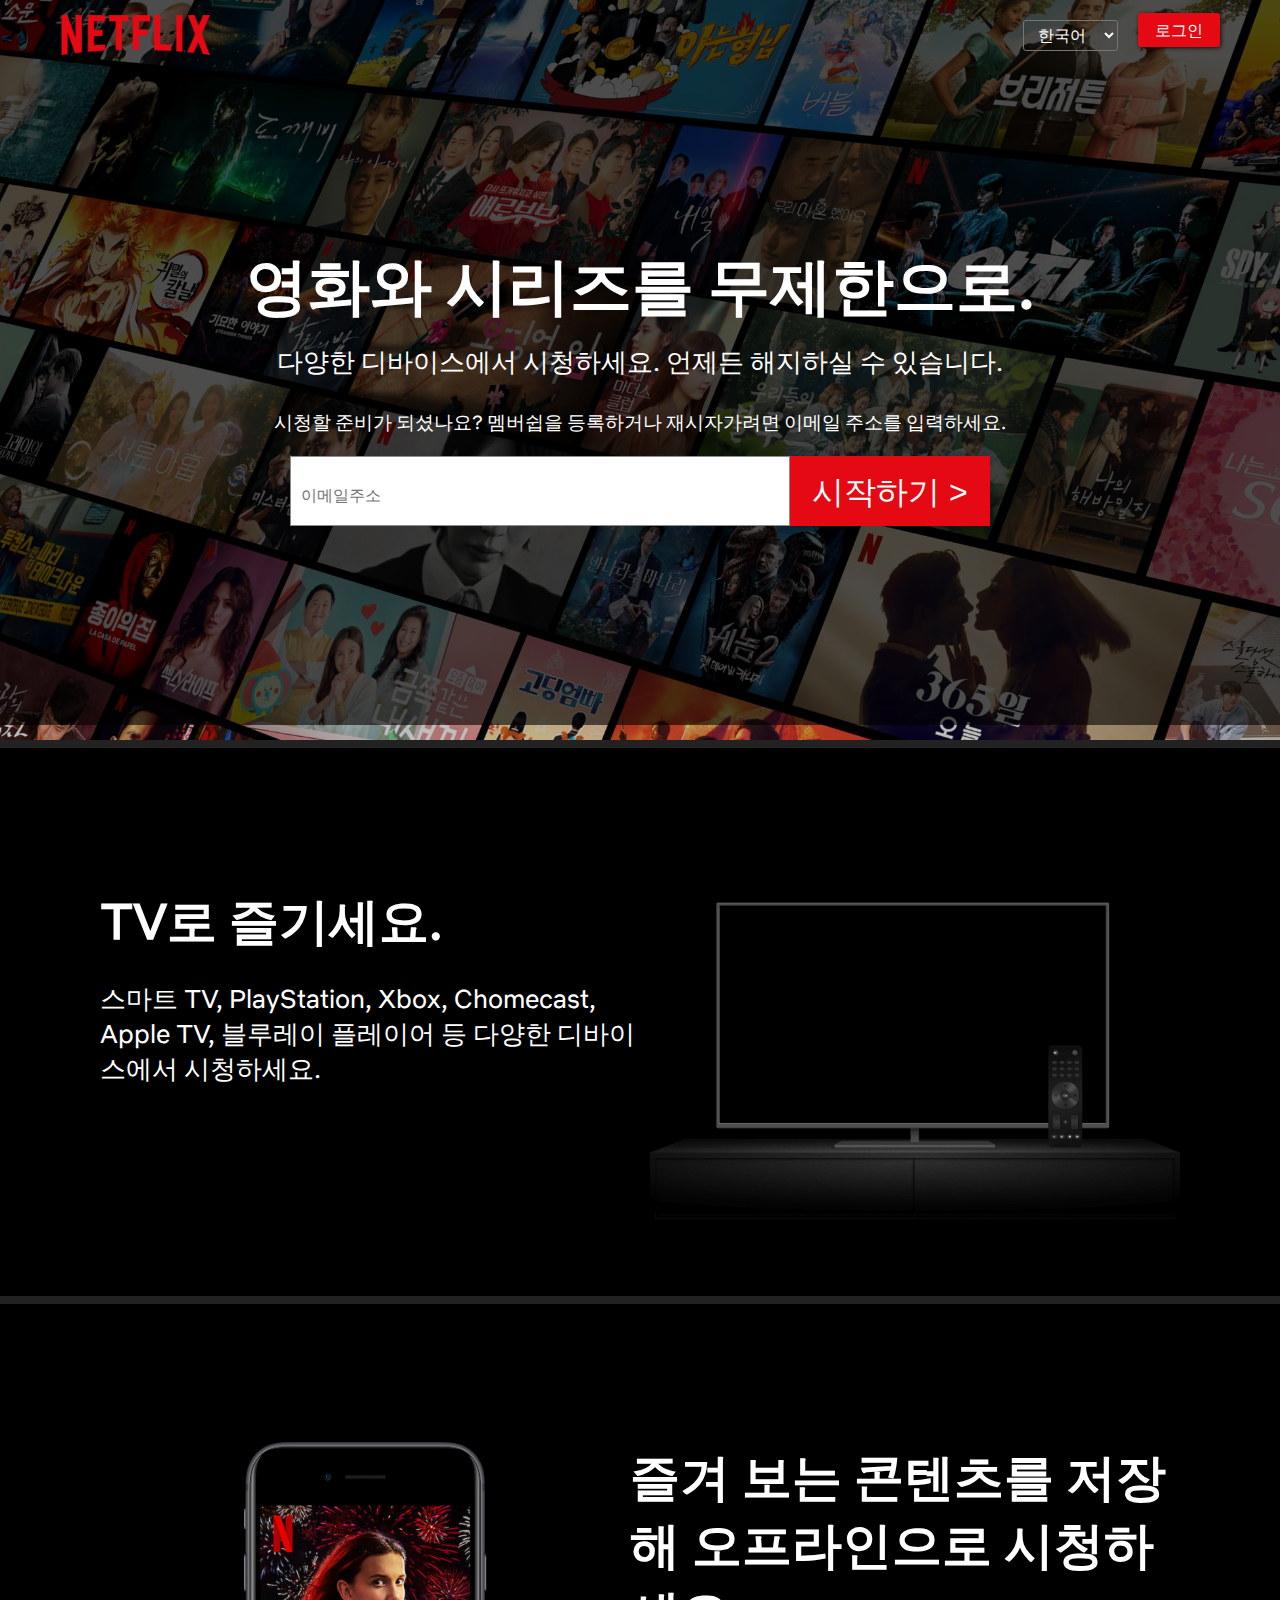
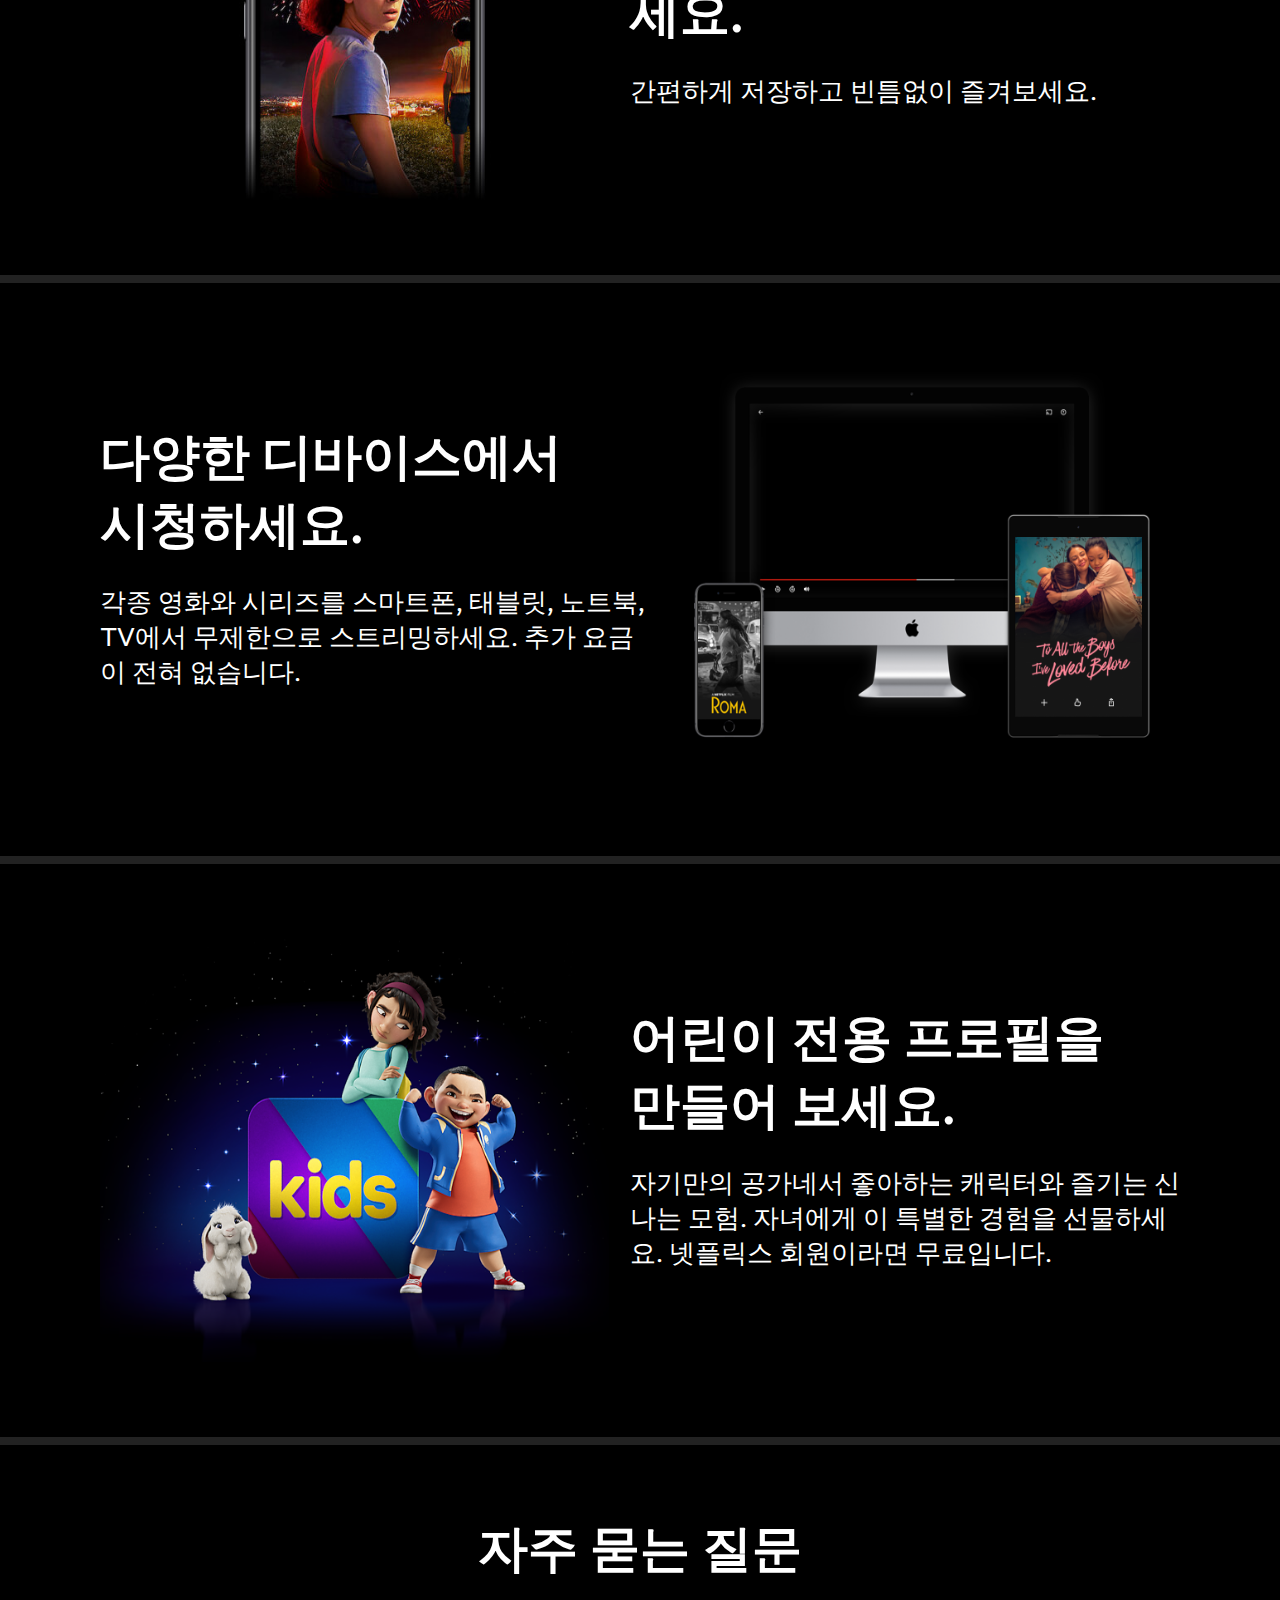
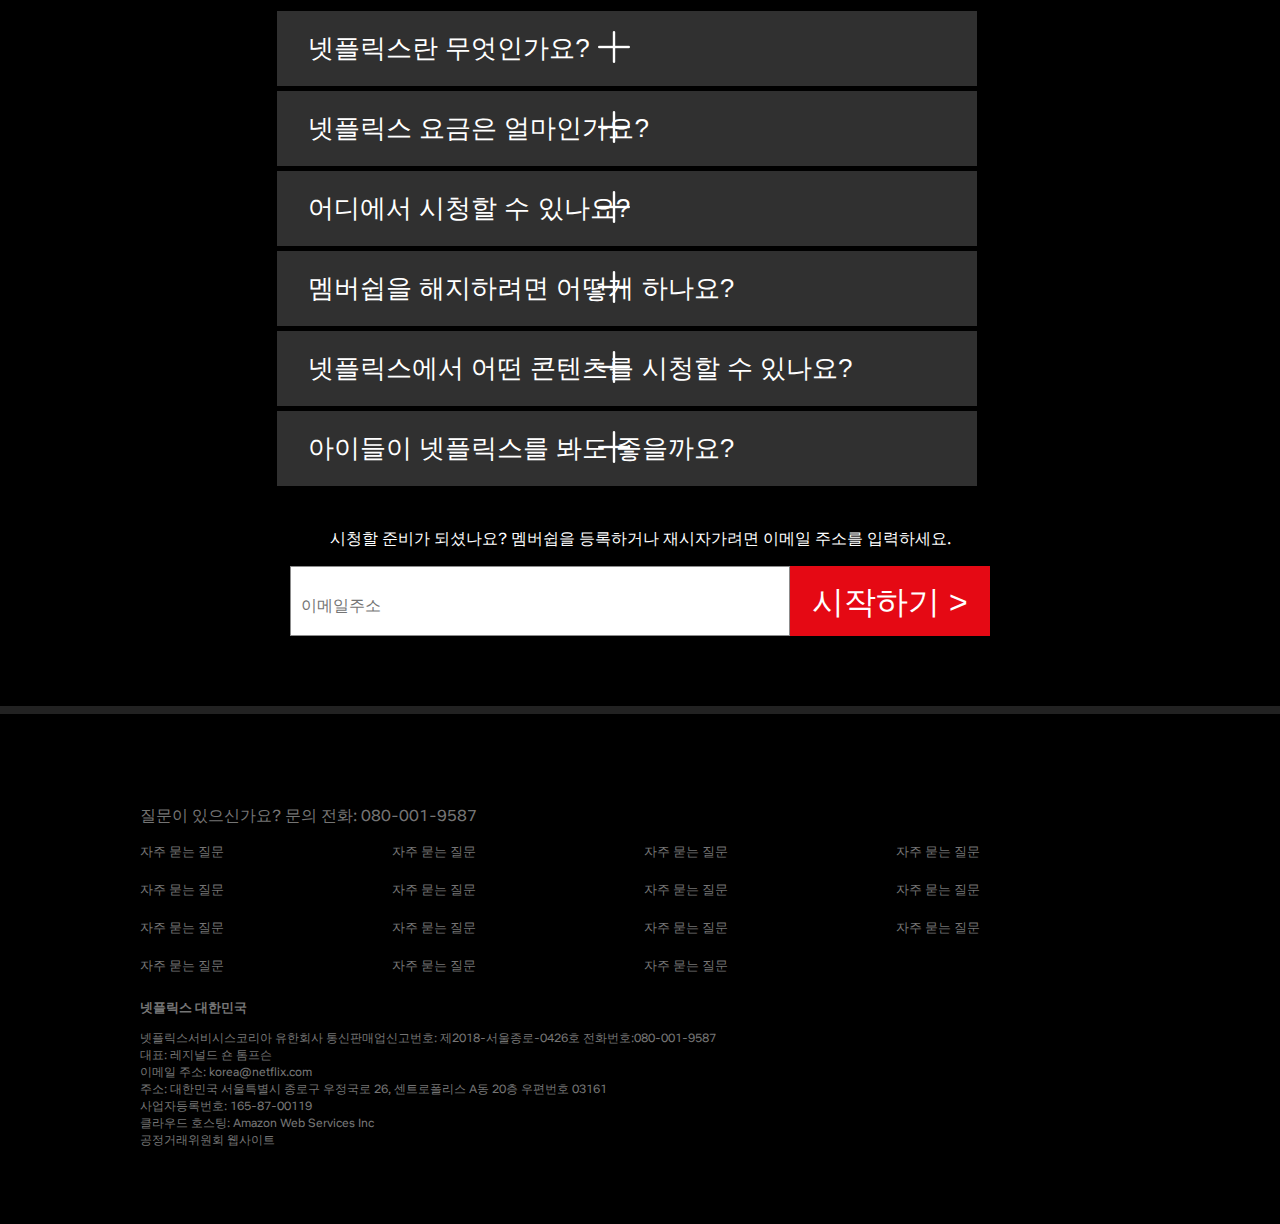
<file: pages/index.html>
<!DOCTYPE html>
<html lang="en">
  <head>
    <meta charset="UTF-8" />
    <!-- styles.css 연결 -->
    <link rel="stylesheet" href="../styles/shared.css" />
    <link rel="stylesheet" href="../styles/index.css" />
    <title>넷플릭스 대한민국 - 인터넷으로 시리즈와 영화를 시청하세요</title>
  </head>
  <body>
    <header>
      <img src="../images/logo.png" alt="Netflix-logo" />
      <nav class="showcase">
        <ul>
          <li>
            <select placeholder="lang-switcher">
              <option>한국어</option>
              <option>English</option>
            </select>
          </li>
          <li><a href="./login.html">로그인</a></li>
        </ul>
      </nav>
    </header>
    <main>
      <section id="hero">
        <div id="hero-content">
          <h2>영화와 시리즈를 무제한으로.</h2>
          <h3>다양한 디바이스에서 시청하세요. 언제든 해지하실 수 있습니다.</h3>
          <form>
            <p>
              시청할 준비가 되셨나요? 멤버쉽을 등록하거나 재시자가려면 이메일
              주소를 입력하세요.
            </p>
            <div>
              <input placeholder="이메일주소" />
              <button>시작하기 ></button>
            </div>
          </form>
        </div>
      </section>
      <section id="highlights">
        <ul id="promotions">
          <li class="promotion">
            <div class="promotion-text">
              <h2>TV로 즐기세요.</h2>
              <p>
                스마트 TV, PlayStation, Xbox, Chomecast, Apple TV, 블루레이
                플레이어 등 다양한 디바이스에서 시청하세요.
              </p>
            </div>
            <img src="../images/tv.png" alt="highlightsImg#1" />
          </li>
          <li class="promotion">
            <img src="../images/mainImg1.jpeg" />
            <div class="promotion-text">
              <h2>즐겨 보는 콘텐츠를 저장해 오프라인으로 시청하세요.</h2>
              <p>간편하게 저장하고 빈틈없이 즐겨보세요.</p>
            </div>
          </li>
          <li class="promotion">
            <div class="promotion-text">
              <h2>다양한 디바이스에서 <br>시청하세요.</h2>
              <p>
                각종 영화와 시리즈를 스마트폰, 태블릿, 노트북, TV에서 무제한으로
                스트리밍하세요. 추가 요금이 전혀 없습니다.
              </p>
            </div>
            <img src="../images/device-pile.png" alt="highlightsImg#1" />
          </li>
          <li class="promotion">
            <img src="../images/kidsValueProp.png" />
            <div class="promotion-text">
              <h2>어린이 전용 프로필을 <br>만들어 보세요.</h2>
              <p>
                자기만의 공가네서 좋아하는 캐릭터와 즐기는 신나는 모험. 자녀에게
                이 특별한 경험을 선물하세요. 넷플릭스 회원이라면 무료입니다.
              </p>
            </div>
          </li>
        </ul>
      </section>

      <section id="questions">
        <form>
          <h2>자주 묻는 질문</h2>

          <div class="buttons">
            <button class="q-button">넷플릭스란 무엇인가요?
              <img src="../images/plus.png">
            </button>
            <button class="q-button">넷플릭스 요금은 얼마인가요?
              <img src="../images/plus.png">
            </button>
            <button class="q-button">어디에서 시청할 수 있나요?
              <img src="../images/plus.png">
            </button>
            <button class="q-button">멤버쉽을 해지하려면 어떻게 하나요?
              <img src="../images/plus.png">
            </button>
            <button class="q-button">
              넷플릭스에서 어떤 콘텐츠를 시청할 수 있나요?
              <img src="../images/plus.png">
            </button>
            <button class="q-button">아이들이 넷플릭스를 봐도 좋을까요?
              <img src="../images/plus.png">
            </button>
          </div>

          <div id="onemoretime">
            <p>
              시청할 준비가 되셨나요? 멤버쉽을 등록하거나 재시자가려면 이메일
              주소를 입력하세요.
            </p>
            <div>
              <input placeholder="이메일주소" />
              <button>시작하기 ></button>
            </div>
          </div>
        </form>
      </section>
    </main>
    <footer>
      <section id="footer-wrap">
      <div class="footer-msg">
        <p>질문이 있으신가요? 문의 전화: 080-001-9587</p>
      </div>
      <div class="footer-links">
        <ul>
          <li>
            <a href="https://help.netflix.com/en/node/412">자주 묻는 질문</a>
          </li>
          <li>
            <a href="https://help.netflix.com/en/node/412">자주 묻는 질문</a>
          </li>
          <li>
            <a href="https://help.netflix.com/en/node/412">자주 묻는 질문</a>
          </li>
          <li>
            <a href="https://help.netflix.com/en/node/412">자주 묻는 질문</a>
          </li>
          <li>
            <a href="https://help.netflix.com/en/node/412">자주 묻는 질문</a>
          </li>
          <li>
            <a href="https://help.netflix.com/en/node/412">자주 묻는 질문</a>
          </li>
          <li>
            <a href="https://help.netflix.com/en/node/412">자주 묻는 질문</a>
          </li>
          <li>
            <a href="https://help.netflix.com/en/node/412">자주 묻는 질문</a>
          </li>
          <li>
            <a href="https://help.netflix.com/en/node/412">자주 묻는 질문</a>
          </li>
          <li>
            <a href="https://help.netflix.com/en/node/412">자주 묻는 질문</a>
          </li>
          <li>
            <a href="https://help.netflix.com/en/node/412">자주 묻는 질문</a>
          </li>
          <li>
            <a href="https://help.netflix.com/en/node/412">자주 묻는 질문</a>
          </li>
          <li>
            <a href="https://help.netflix.com/en/node/412">자주 묻는 질문</a>
          </li>
          <li>
            <a href="https://help.netflix.com/en/node/412">자주 묻는 질문</a>
          </li>
          <li>
            <a href="https://help.netflix.com/en/node/412">자주 묻는 질문</a>
          </li>
        </ul>
      </div>
      <div class="footer-informations">
        <h3>넷플릭스 대한민국</h3>
        <div>
          <p>
            넷플릭스서비시스코리아 유한회사 통신판매업신고번호:
            제2018-서울종로-0426호 전화번호:080-001-9587
          </p>
          <p>대표: 레지널드 숀 톰프슨</p>
          <p>이메일 주소: korea@netflix.com</p>
          <p>
            주소: 대한민국 서울특별시 종로구 우정국로 26, 센트로폴리스 A동 20층
            우편번호 03161
          </p>
          <p>사업자등록번호: 165-87-00119</p>
          <p>클라우드 호스팅: Amazon Web Services Inc</p>
          <p>공정거래위원회 웹사이트</p>
        </div>
      </div>
    </footer>
  </section>
  </body>
</html>
</file>
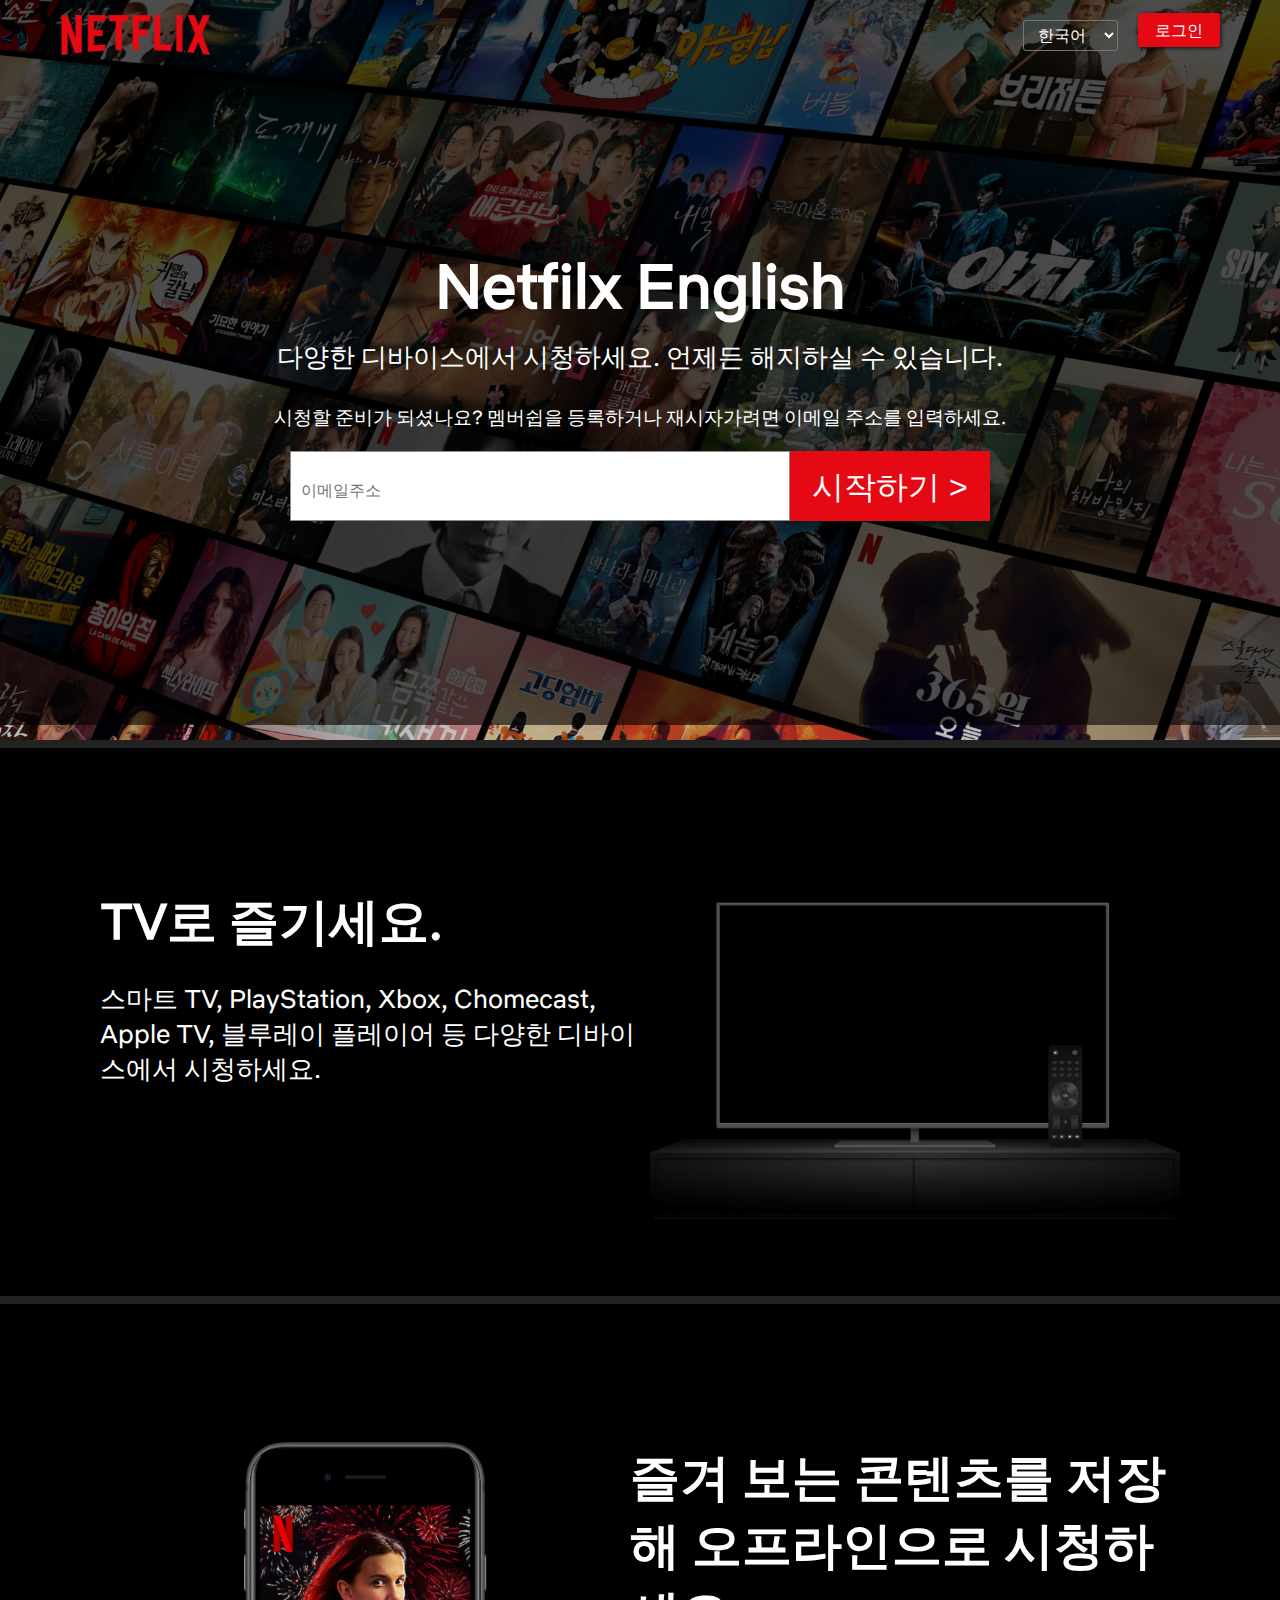
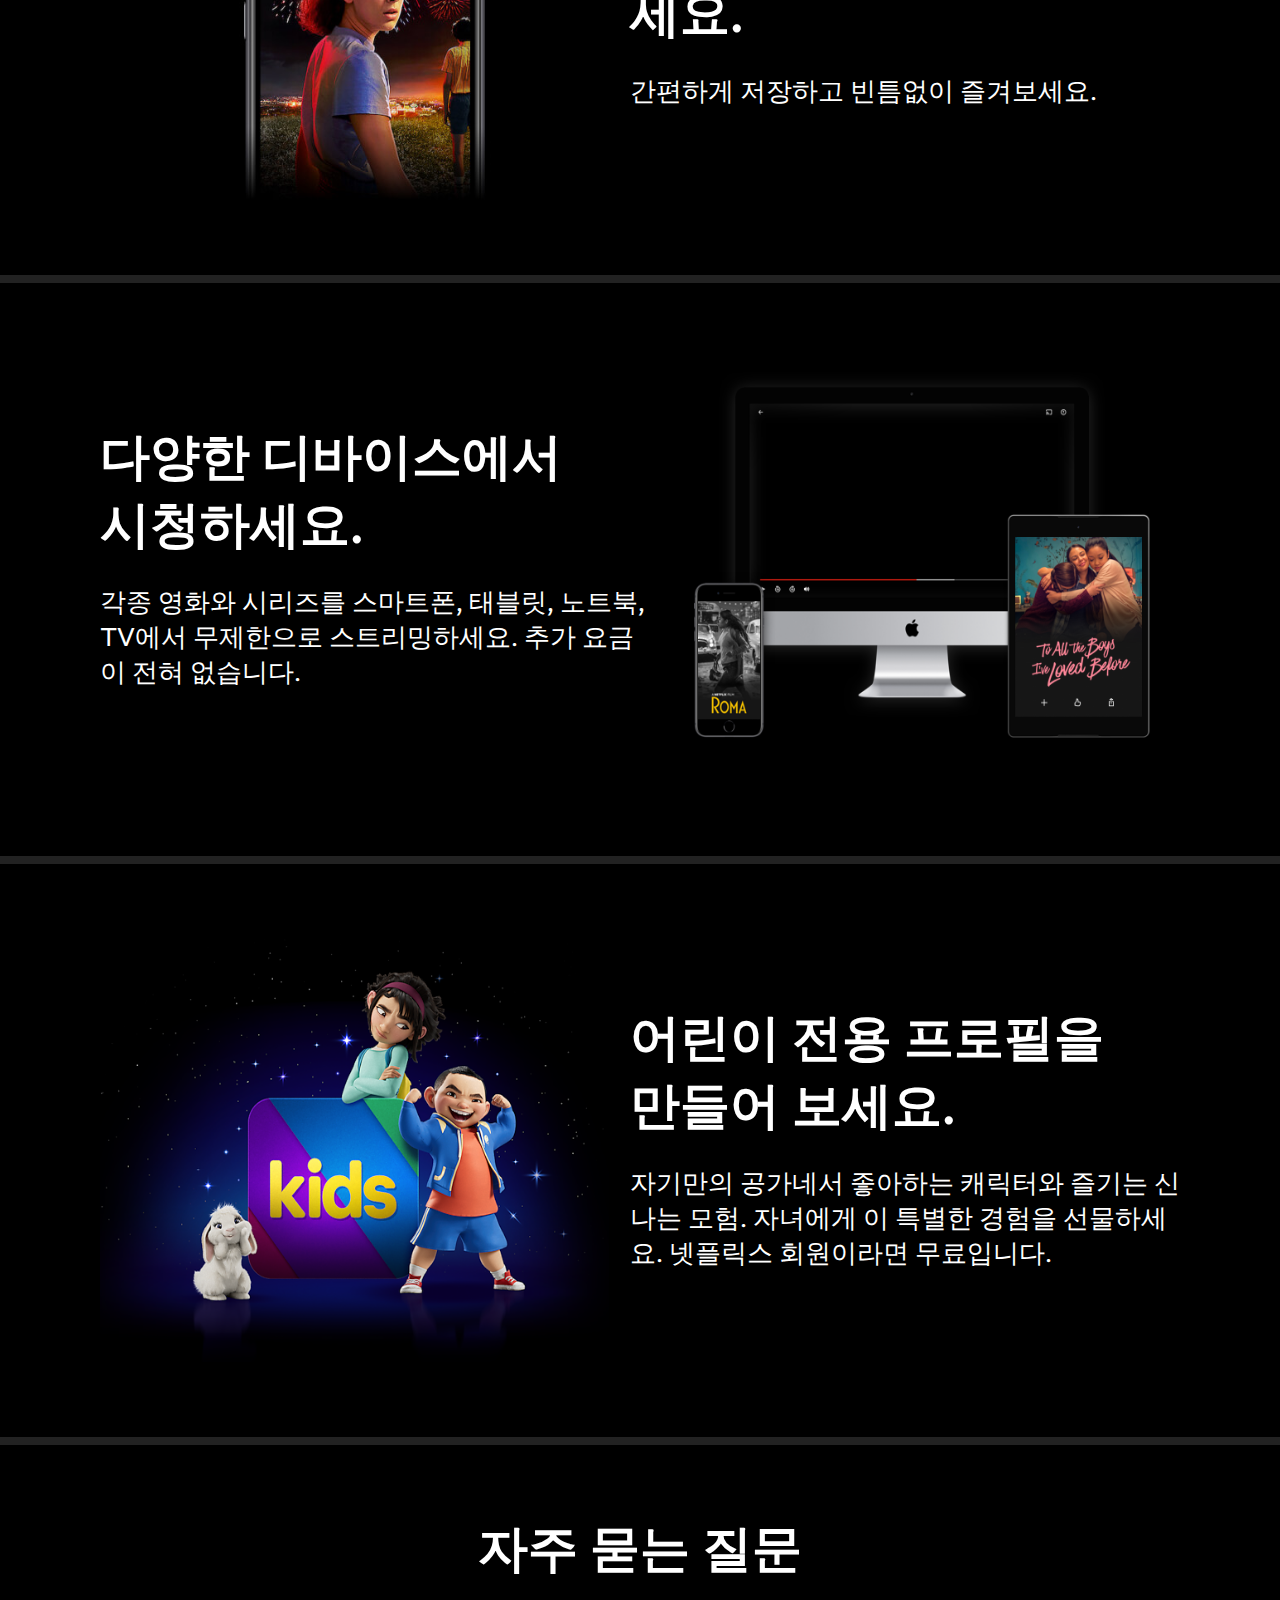
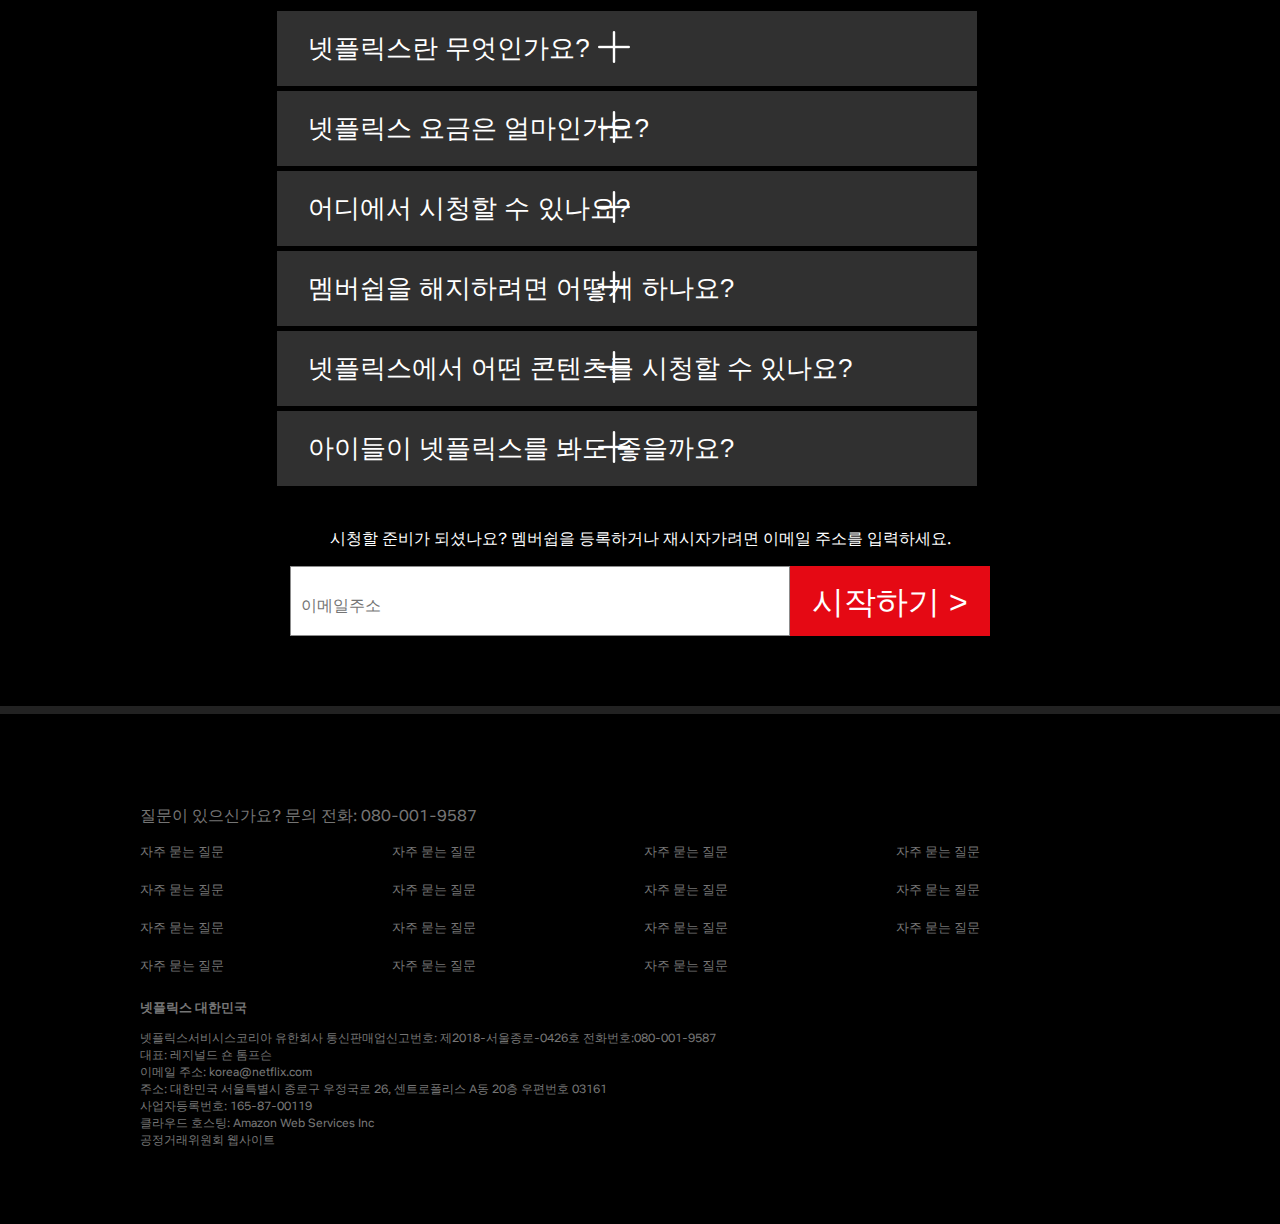
<file: pages/index2.html>
<!DOCTYPE html>
<html lang="en">
  <head>
    <meta charset="UTF-8" />
    <!-- styles.css 연결 -->
    <link rel="stylesheet" href="../styles/shared.css" />
    <link rel="stylesheet" href="../styles/index.css" />
    <title>넷플릭스 대한민국 - 인터넷으로 시리즈와 영화를 시청하세요</title>
  </head>
  <body>
    <header>
      <img src="../images/logo.png" alt="Netflix-logo" />
      <nav class="showcase">
        <ul>
          <li>
            <select placeholder="lang-switcher"  name="languages">
              <option>한국어</option>
              <option>English</option>
            </select>
          </li>
          <li><a href="./login.html">로그인</a></li>
        </ul>
      </nav>
    </header>
    <main>
      <section id="hero">
        <div id="hero-content">
          <h2>Netfilx English</h2>
          <h3>다양한 디바이스에서 시청하세요. 언제든 해지하실 수 있습니다.</h3>
          <form>
            <p>
              시청할 준비가 되셨나요? 멤버쉽을 등록하거나 재시자가려면 이메일
              주소를 입력하세요.
            </p>
            <div>
              <input placeholder="이메일주소" />
              <button>시작하기 ></button>
            </div>
          </form>
        </div>
      </section>
      <section id="highlights">
        <ul id="promotions">
          <li class="promotion">
            <div class="promotion-text">
              <h2>TV로 즐기세요.</h2>
              <p>
                스마트 TV, PlayStation, Xbox, Chomecast, Apple TV, 블루레이
                플레이어 등 다양한 디바이스에서 시청하세요.
              </p>
            </div>
            <img src="../images/tv.png" alt="highlightsImg#1" />
          </li>
          <li class="promotion">
            <img src="../images/mainImg1.jpeg" />
            <div class="promotion-text">
              <h2>즐겨 보는 콘텐츠를 저장해 오프라인으로 시청하세요.</h2>
              <p>간편하게 저장하고 빈틈없이 즐겨보세요.</p>
            </div>
          </li>
          <li class="promotion">
            <div class="promotion-text">
              <h2>다양한 디바이스에서 <br>시청하세요.</h2>
              <p>
                각종 영화와 시리즈를 스마트폰, 태블릿, 노트북, TV에서 무제한으로
                스트리밍하세요. 추가 요금이 전혀 없습니다.
              </p>
            </div>
            <img src="../images/device-pile.png" alt="highlightsImg#1" />
          </li>
          <li class="promotion">
            <img src="../images/kidsValueProp.png" />
            <div class="promotion-text">
              <h2>어린이 전용 프로필을 <br>만들어 보세요.</h2>
              <p>
                자기만의 공가네서 좋아하는 캐릭터와 즐기는 신나는 모험. 자녀에게
                이 특별한 경험을 선물하세요. 넷플릭스 회원이라면 무료입니다.
              </p>
            </div>
          </li>
        </ul>
      </section>

      <section id="questions">
        <form>
          <h2>자주 묻는 질문</h2>

          <div class="buttons">
            <button class="q-button">넷플릭스란 무엇인가요?
              <img src="../images/plus.png">
            </button>
            <button class="q-button">넷플릭스 요금은 얼마인가요?
              <img src="../images/plus.png">
            </button>
            <button class="q-button">어디에서 시청할 수 있나요?
              <img src="../images/plus.png">
            </button>
            <button class="q-button">멤버쉽을 해지하려면 어떻게 하나요?
              <img src="../images/plus.png">
            </button>
            <button class="q-button">
              넷플릭스에서 어떤 콘텐츠를 시청할 수 있나요?
              <img src="../images/plus.png">
            </button>
            <button class="q-button">아이들이 넷플릭스를 봐도 좋을까요?
              <img src="../images/plus.png">
            </button>
          </div>

          <div id="onemoretime">
            <p>
              시청할 준비가 되셨나요? 멤버쉽을 등록하거나 재시자가려면 이메일
              주소를 입력하세요.
            </p>
            <div>
              <input placeholder="이메일주소" />
              <button>시작하기 ></button>
            </div>
          </div>
        </form>
      </section>
    </main>
    <footer>
      <section id="footer-wrap">
      <div class="footer-msg">
        <p>질문이 있으신가요? 문의 전화: 080-001-9587</p>
      </div>
      <div class="footer-links">
        <ul>
          <li>
            <a href="https://help.netflix.com/en/node/412">자주 묻는 질문</a>
          </li>
          <li>
            <a href="https://help.netflix.com/en/node/412">자주 묻는 질문</a>
          </li>
          <li>
            <a href="https://help.netflix.com/en/node/412">자주 묻는 질문</a>
          </li>
          <li>
            <a href="https://help.netflix.com/en/node/412">자주 묻는 질문</a>
          </li>
          <li>
            <a href="https://help.netflix.com/en/node/412">자주 묻는 질문</a>
          </li>
          <li>
            <a href="https://help.netflix.com/en/node/412">자주 묻는 질문</a>
          </li>
          <li>
            <a href="https://help.netflix.com/en/node/412">자주 묻는 질문</a>
          </li>
          <li>
            <a href="https://help.netflix.com/en/node/412">자주 묻는 질문</a>
          </li>
          <li>
            <a href="https://help.netflix.com/en/node/412">자주 묻는 질문</a>
          </li>
          <li>
            <a href="https://help.netflix.com/en/node/412">자주 묻는 질문</a>
          </li>
          <li>
            <a href="https://help.netflix.com/en/node/412">자주 묻는 질문</a>
          </li>
          <li>
            <a href="https://help.netflix.com/en/node/412">자주 묻는 질문</a>
          </li>
          <li>
            <a href="https://help.netflix.com/en/node/412">자주 묻는 질문</a>
          </li>
          <li>
            <a href="https://help.netflix.com/en/node/412">자주 묻는 질문</a>
          </li>
          <li>
            <a href="https://help.netflix.com/en/node/412">자주 묻는 질문</a>
          </li>
        </ul>
      </div>
      <div class="footer-informations">
        <h3>넷플릭스 대한민국</h3>
        <div>
          <p>
            넷플릭스서비시스코리아 유한회사 통신판매업신고번호:
            제2018-서울종로-0426호 전화번호:080-001-9587
          </p>
          <p>대표: 레지널드 숀 톰프슨</p>
          <p>이메일 주소: korea@netflix.com</p>
          <p>
            주소: 대한민국 서울특별시 종로구 우정국로 26, 센트로폴리스 A동 20층
            우편번호 03161
          </p>
          <p>사업자등록번호: 165-87-00119</p>
          <p>클라우드 호스팅: Amazon Web Services Inc</p>
          <p>공정거래위원회 웹사이트</p>
        </div>
      </div>
    </footer>
  </section>
  </body>
</html>
</file>
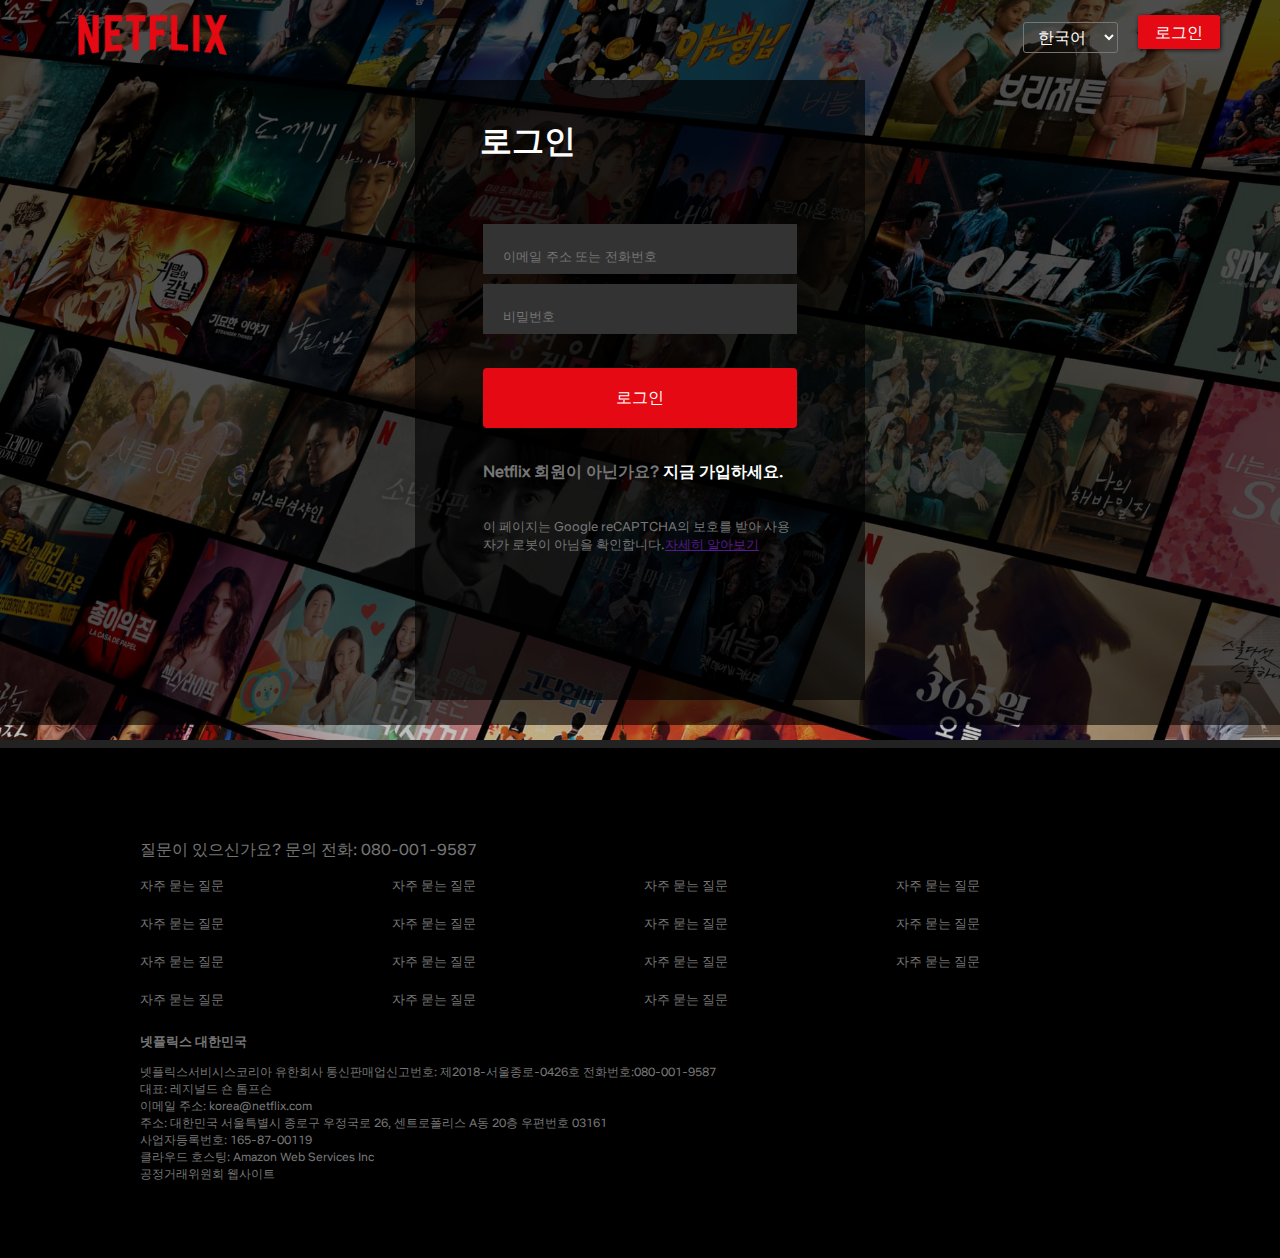
<file: pages/login.html>
<!DOCTYPE html>
<html lang="en">
  <head>
    <meta charset="UTF-8" />
    <!-- styles.css 연결 -->
    <link rel="stylesheet" href="../styles/shared.css" />
    <link rel="stylesheet" href="../styles/login.css" />
    <title>넷플릭스 대한민국 - 인터넷으로 시리즈와 영화를 시청하세요</title>
  </head>
  <body>
    <header>
      <div id="move-index">
        <a href="./index.html">
          <img src="../images/logo.png" alt="Netflix-logo" />
        </a>
      </div>
      <nav class="showcase">
        <ul>
          <li>
            <select placeholder="lang-switcher">
              <option>한국어</option>
              <option>English</option>
            </select>
          </li>
          <li><a href="./login.html">로그인</a></li>
        </ul>
      </nav>
    </header>
    <main>
      <section id="login">
        <div class="login-box">
          <h2>로그인</h2>
        <form>
          <input placeholder="이메일 주소 또는 전화번호">
          <input placeholder="비밀번호">
          <button>로그인</button>
          <h4>Netflix 회원이 아닌가요? <span style="color: white;">지금 가입하세요.</span></h4>
          <p>이 페이지는 Google reCAPTCHA의 보호를 받아 사용자가 로봇이 아님을 확인합니다.<a href="">자세히 알아보기</a></p>
        </form>        
      </div>  
      </section>
    </main>

    <footer>
      <section id="footer-wrap">
      <div class="footer-msg">
        <p>질문이 있으신가요? 문의 전화: 080-001-9587</p>
      </div>
      <div class="footer-links">
        <ul>
          <li>
            <a href="https://help.netflix.com/en/node/412">자주 묻는 질문</a>
          </li>
          <li>
            <a href="https://help.netflix.com/en/node/412">자주 묻는 질문</a>
          </li>
          <li>
            <a href="https://help.netflix.com/en/node/412">자주 묻는 질문</a>
          </li>
          <li>
            <a href="https://help.netflix.com/en/node/412">자주 묻는 질문</a>
          </li>
          <li>
            <a href="https://help.netflix.com/en/node/412">자주 묻는 질문</a>
          </li>
          <li>
            <a href="https://help.netflix.com/en/node/412">자주 묻는 질문</a>
          </li>
          <li>
            <a href="https://help.netflix.com/en/node/412">자주 묻는 질문</a>
          </li>
          <li>
            <a href="https://help.netflix.com/en/node/412">자주 묻는 질문</a>
          </li>
          <li>
            <a href="https://help.netflix.com/en/node/412">자주 묻는 질문</a>
          </li>
          <li>
            <a href="https://help.netflix.com/en/node/412">자주 묻는 질문</a>
          </li>
          <li>
            <a href="https://help.netflix.com/en/node/412">자주 묻는 질문</a>
          </li>
          <li>
            <a href="https://help.netflix.com/en/node/412">자주 묻는 질문</a>
          </li>
          <li>
            <a href="https://help.netflix.com/en/node/412">자주 묻는 질문</a>
          </li>
          <li>
            <a href="https://help.netflix.com/en/node/412">자주 묻는 질문</a>
          </li>
          <li>
            <a href="https://help.netflix.com/en/node/412">자주 묻는 질문</a>
          </li>
        </ul>
      </div>
      <div class="footer-informations">
        <h3>넷플릭스 대한민국</h3>
        <div>
          <p>
            넷플릭스서비시스코리아 유한회사 통신판매업신고번호:
            제2018-서울종로-0426호 전화번호:080-001-9587
          </p>
          <p>대표: 레지널드 숀 톰프슨</p>
          <p>이메일 주소: korea@netflix.com</p>
          <p>
            주소: 대한민국 서울특별시 종로구 우정국로 26, 센트로폴리스 A동 20층
            우편번호 03161
          </p>
          <p>사업자등록번호: 165-87-00119</p>
          <p>클라우드 호스팅: Amazon Web Services Inc</p>
          <p>공정거래위원회 웹사이트</p>
        </div>
      </div>
    </footer>
  </section>
  </body>
</html>
</file>
<file: styles/shared.css>
/* NeflixSans-Regular 글꼴 적용 */
@font-face {
  src: url(../fonts/NetflixSans-Regular.otf);
  font-family: NeflixSans-Regular;
}

body {
  font-family: NeflixSans-Regular;
  margin: 0;
}

ul {
  list-style: none;
  margin: 0;
  padding: 0;
}

/* header  */

header {
  display: flex;
  justify-content: space-between;
  align-items: center;
  width: 100%;
  padding: 15px 60px;

  position: absolute;

  top: 0;
  left: 0;
  box-sizing: border-box;

  z-index: 2;
}

header img {
  width: 150px;
}

header ul {
  display: flex;
}

header li {
  margin-left: 20px;
}

/* header Option tag */

header select {
  color: #333;
  font-size: 16px;
  width: 100%;
}

header option {
  border: 1px solid #aaa;
  color: white;
}

/* header 로그인 버튼 */

header a {
  background-color: #e50914;
  line-height: normal;

  color: white;
  text-decoration: none;
  padding: 7px 17px;
  font-weight: 400px;

  border-radius: 3px;
  cursor: pointer;

  /* 내가 추가 해보고 싶어서 넣은 것 */
  box-shadow: 1px 1px 4px rgba(0, 0, 0, 0.8);
}

.showcase select {
  background-color: transparent;
  color: white;
  border-radius: 3px;
  padding: 5px 10px;
}

footer {
  background-color: black;
  color: #757575;
  text-align: left;

  padding: 75px 45px;
  margin: 0 auto;
}

#footer-wrap {
  display: flex;
  flex-direction: column;

  width: 1000px;
  margin: 0 auto;
}

footer p {
  font-size: 16px;
}

footer ul {
  display: grid;
  grid-template-columns: 1fr 1fr 1fr 1fr;
  padding: 0 12px 0 0;
  gap: 20px 20px;
}

footer li {
  font-size: 13px;
}

footer a {
  text-decoration: none;
  color: #757575;
}

.footer-informations h3 {
  font-size: 13px;
  margin: 24px 0 13px 0;
}

.footer-informations p {
  font-size: 12px;
  margin: 0;
}
</file>
<file: styles/index.css>
#hero {
  background-image: url(../images/headerbackimg.jpeg);
  height: 600px;
  padding: 70px 45px;
  background-position: center;
  background-size: cover;
  border-bottom: 8px solid #222;
}

#hero::after {
  content: "";
  position: absolute;
  top: 0;
  left: 0;
  width: 100%;
  height: 80.5%;
  z-index: 1;
  background-color: rgba(0, 0, 0, 0.6);
}

#hero-content {
  width: 100%;
  max-width: 950px;
  color: white;
  border-radius: 8px;
  text-align: center;
  padding: 75px 0;
  margin: 0 auto;
  position: relative;
  top: 100px;
  z-index: 2;
}

#hero-content h2 {
  font-size: 62px;
  margin: 0 auto;
}

#hero-content h3 {
  font-weight: 300;
  font-size: 26px;
  margin: 16px 75px;
}

#hero-content form {
  padding: 13.6px 0 0 0;
}

#hero-content form p {
  font-weight: 200;
  font-size: 19px;
  margin: 0 auto;
  padding: 0 47.5px 20px 47.5px;
}

#hero-content form div {
  display: flex;
  text-align: center;
  justify-content: center;
  margin: 0 auto;
}

#hero-content form div input {
  box-sizing: border-box;
  border: 1px solid #8c8c8c;
  padding: 10px 10px 0;
  font-size: 16px;
  width: 500px;
  height: 70px;
}

#hero-content form div button {
  box-sizing: border-box;
  border: none;
  border: 1px soild #8c8c8c;
  background-color: #e50914;
  color: white;
  width: 200px;
  height: 70px;

  font-size: 32px;
  font-weight: 200;
  padding: 15px;
}

#hero-content form button:hover {
  background-color: #fb333d;
}

section li {
  font-family: NeflixSans-Regular;
}

#promotions {
  background-color: black;
}

.promotion {
  display: flex;
  justify-content: center;

  border-bottom: 8px solid #222;

  padding: 75px 45px;
  color: white;
}

.promotion img {
  width: 530px;
}

.promotion-text {
  width: 550px;
  padding: 65px 0;
}

.promotion-text h2 {
  font-size: 50px;
  margin: 0 0 8px 0;
}

.promotion-text p {
  font-size: 26px;
  font-weight: 200;
}

#questions {
  background-color: black;
  color: white;
  border-bottom: 8px solid #222;

  display: flex;
  justify-content: center;

  padding: 70px 45px;
}

#questions form div {
  display: flex;
  text-align: center;
  justify-content: center;
  margin: 0 auto;
}

#questions form h2 {
  font-size: 50px;
  margin: 0 0 8px 0;
  text-align: center;
}

#questions form p {
  text-align: center;
}

.buttons {
  display: flex;
  flex-direction: column;
  padding: 20.7px 57.2px 20.8px 31.2px;

  width: 100%;
  width: 700px;
}

.buttons button {
  border: none;
  background-color: #303030;
  color: white;
  padding: 20px 57px 20px 31px;
  margin-bottom: 5px;
  cursor: pointer;
  text-align: left;
  font-weight: 400;
  font-size: 26px;
}

.buttons img {
  align-items: center;
  position: absolute;
  right: 650px;
}

#onemoretime {
  display: flex;
  flex-direction: column;
}
#onemoretime input {
  box-sizing: border-box;
  border: 1px solid #8c8c8c;
  padding: 10px 10px 0;
  font-size: 16px;
  width: 500px;
  height: 70px;
}

#onemoretime button {
  box-sizing: border-box;
  border: none;
  border: 1px soild #8c8c8c;
  background-color: #e50914;
  color: white;
  width: 200px;
  height: 70px;

  font-size: 32px;
  font-weight: 200;
  padding: 15px;
}

#onemoretime button:hover {
  background-color: #fb333d;
}
</file>
<file: styles/login.css>
#move-index a {
  background-color: transparent;
  color: white;
  text-decoration: none;
}

#login {
  background-image: url(../images/headerbackimg.jpeg);
  height: 600px;
  padding: 70px 45px;
  background-position: center;
  background-size: cover;
  border-bottom: 8px solid #222;
  color: white;
  z-index: 2;
}

#login::after {
  content: "";
  position: absolute;
  top: 0;
  left: 0;
  width: 100%;
  height: 80.5%;
  z-index: 1;
  background-color: rgba(0, 0, 0, 0.6);
}

.login-box {
  width: 450px;
  height: 600px;
  background-color: rgba(0, 0, 0, 0.6);
  text-align: center;
  padding: 10px 0;
  margin: 0 auto;
  position: relative;
  top: 10px;
  z-index: 2;
}

.login-box h2 {
  text-align: left;
  font-size: 32px;
  margin: 30px 65px;
}
.login-box form {
  display: flex;
  flex-direction: column;

  text-align: left;

  padding: 30px 68px;
}

form input {
  margin-bottom: 10px;
  box-sizing: border-box;
  border: none;

  background-color: #333;
  line-height: 50px;
  padding: 16px 20px 0;

  width: 100%;
  height: 50px;

  color: white;
}

form button {
  margin-top: 20px;
  box-sizing: border-box;

  border: none;
  border-radius: 4px;
  box-shadow: 1px 1px 3px rgba(32, 31, 31, 0.3);
  background-color: #e50914;

  color: white;
  width: 100%;
  height: 60px;

  font-size: 16px;
  font-weight: 400;

  margin: 24px 0px 12px;
  padding: 15px;
}

form h4 {
  font-size: 16px;
  color: #757575;
}

form p {
  color: #757575;
  font-size: 13px;
}
</file>
